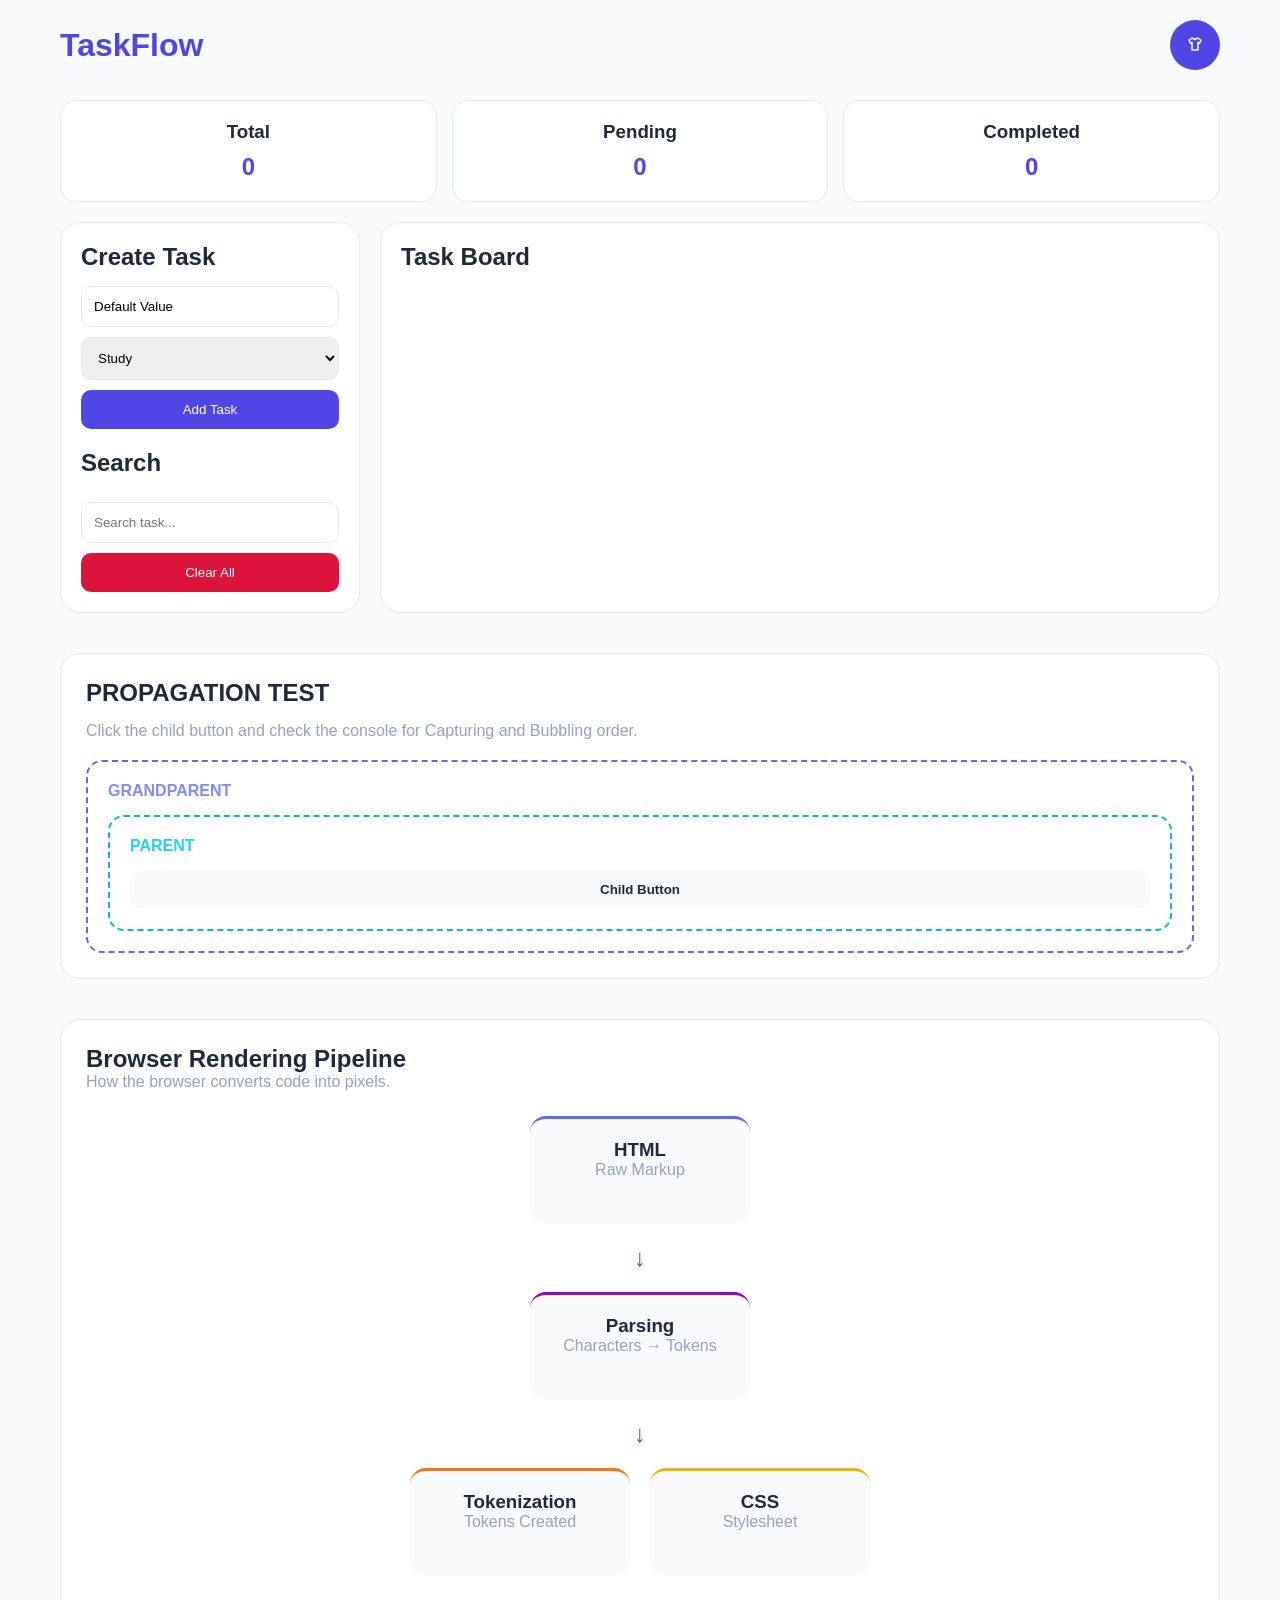
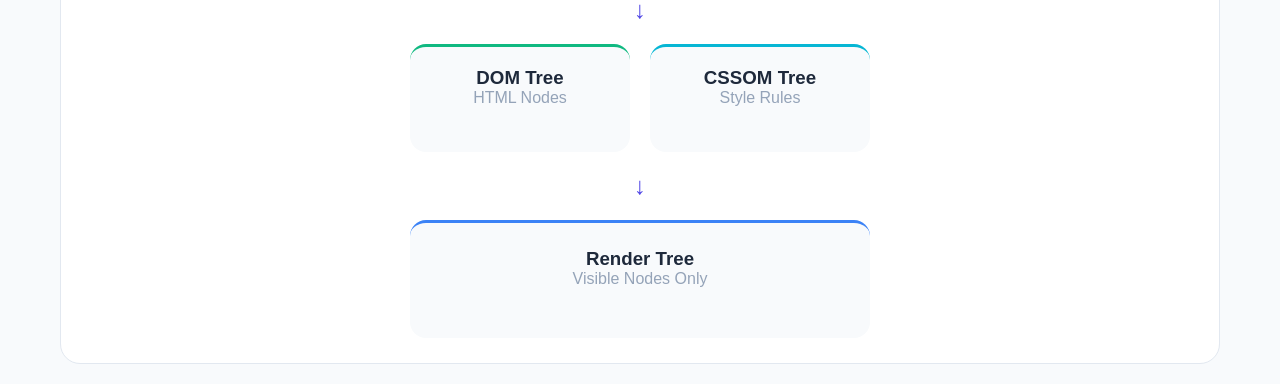
<file: DOM-task/index.html>
<!doctype html>
<html lang="en">

<head>
  <meta charset="UTF-8" />
  <meta name="viewport" content="width=device-width, initial-scale=1.0" />
  <title>Task Manager</title>

  <link rel="stylesheet" href="style.css" />
</head>

<body>
  <div class="container">
    <header>
      <div>
        <h1>TaskFlow</h1>
      </div>

      <button id="theme-btn">
        <svg xmlns="http://www.w3.org/2000/svg" width="18" height="18" fill="none" stroke="currentColor"
          stroke-width="2" stroke-linecap="round" stroke-linejoin="round" viewBox="0 0 24 24">
          <path d="M8 4l4 2 4-2 4 3-2 4-2-1v10H8V10l-2 1-2-4 4-3z" />
        </svg>
      </button>
    </header>

    <div class="stats">
      <div class="stat-card">
        <h3>Total</h3>
        <h2 id="total">0</h2>
      </div>

      <div class="stat-card">
        <h3>Pending</h3>
        <h2 id="pending">0</h2>
      </div>

      <div class="stat-card">
        <h3>Completed</h3>
        <h2 id="completed">0</h2>
      </div>
    </div>

    <div class="dashboard">
      <aside class="sidebar">
        <h2>Create Task</h2>

        <form id="task-form">
          <input type="text" id="task-input" value="Default Value" placeholder="Enter task..." required />

          <select id="category">
            <option>Study</option>
            <option>Work</option>
            <option>Personal</option>
          </select>

          <button class="add-btn">Add Task</button>
        </form>
        <h2 class="search-lbl">Search</h2>

        <input type="text" id="search" placeholder="Search task..." />

        <button id="clear-all">Clear All</button>
      </aside>

      <section class="board">
        <h2>Task Board</h2>

        <div id="task-container"></div>
      </section>
    </div>

    <section class="propagation-section">
      <h2>PROPAGATION TEST</h2>

      <p>
        Click the child button and check the console for Capturing and
        Bubbling order.
      </p>

      <div id="grandparent">
        <h4>GRANDPARENT</h4>

        <div id="parent">
          <h4>PARENT</h4>

          <button id="child">Child Button</button>
        </div>
      </div>
    </section>

    <section class="pipeline-section">
      <h2>Browser Rendering Pipeline</h2>

      <p>How the browser converts code into pixels.</p>

      <div class="pipeline">
        <div class="pipeline-card">
          <h3>HTML</h3>
          <p>Raw Markup</p>
        </div>

        <span>↓</span>

        <div class="pipeline-card aqua">
          <h3>Parsing</h3>
          <p>Characters → Tokens</p>
        </div>

        <span>↓</span>

        <div class="pipeline-row">
          <div class="pipeline-card orange">
            <h3>Tokenization</h3>
            <p>Tokens Created</p>
          </div>

          <div class="pipeline-card yellow">
            <h3>CSS</h3>
            <p>Stylesheet</p>
          </div>
        </div>

        <span>↓</span>

        <div class="pipeline-row">
          <div class="pipeline-card green">
            <h3>DOM Tree</h3>
            <p>HTML Nodes</p>
          </div>

          <div class="pipeline-card cyan">
            <h3>CSSOM Tree</h3>
            <p>Style Rules</p>
          </div>
        </div>

        <span>↓</span>

        <div class="render-tree">
          <h3>Render Tree</h3>
          <p>Visible Nodes Only</p>
        </div>
      </div>
    </section>
  </div>

  <script src="script.js"></script>
</body>

</html>
</file>
<file: DOM-task/style.css>
*{
    margin:0;
    padding:0;
    box-sizing:border-box;
}

:root{
    --bg:#f8fafc;
    --card:#ffffff;
    --text:#1e293b;
    --primary:#4f46e5;
    --border:#e2e8f0;
}

body.dark{
    --bg:#0f172a;
    --card:#1e293b;
    --text:#f8fafc;
    --primary:#818cf8;
    --border:#334155;
}

body{
    background-color:var(--bg);
    color:var(--text);
    font-family:Arial, sans-serif;
    transition:.3s;
}

.container{
    max-width:1200px;
    margin:auto;
    padding:20px;
}

header{
    display:flex;
    justify-content:space-between;
    align-items:center;
    margin-bottom:30px;
}

header h1{
    color:var(--primary);
}

#theme-btn{
    width:50px;
    height:50px;
    border:none;
    border-radius:50%;
    cursor:pointer;
    background-color:var(--primary);
    color:white;
}

.stats{
    display:grid;
    grid-template-columns:repeat(3,1fr);
    gap:15px;
    margin-bottom:20px;
}

.stat-card{
    background-color:var(--card);
    border:1px solid var(--border);
    border-radius:15px;
    padding:20px;
    text-align:center;
}

.stat-card h2{
    color:var(--primary);
    margin-top:10px;
}

.dashboard{
    display:grid;
    grid-template-columns:300px 1fr;
    gap:20px;
}

.sidebar,
.board{
    background-color:var(--card);
    border:1px solid var(--border);
    border-radius:20px;
    padding:20px;
}

.sidebar h2,
.board h2{
    margin-bottom:15px;
}

form{
    display:flex;
    flex-direction:column;
    gap:10px;
}

input,
select{
    padding:12px;
    border-radius:10px;
    border:1px solid var(--border);
}

button{
    cursor:pointer;
}

.add-btn{
    padding:12px;
    border:none;
    border-radius:10px;
    background-color:var(--primary);
    color:white;
}
.search-lbl{
    margin-top: 20px;
}
#search{
    width:100%;
    margin-top:10px;
}

#clear-all{
    width:100%;
    margin-top:10px;
    padding:12px;
    border:none;
    border-radius:10px;
    background-color:crimson;
    color:white;
}

#task-container{
    margin-top:20px;
    display:grid;
    grid-template-columns:
    repeat(auto-fill,minmax(250px,1fr));
    gap:15px;
}

.task-card{
    background:var(--bg);
    border:1px solid var(--border);
    border-radius:15px;
    padding:15px;
}

.task-card h3{
    margin-bottom:10px;
}

.task-card p{
    margin-bottom:10px;
}

.actions{
    display:flex;
    gap:8px;
}

.edit-btn{
    background-color:orange;
}

.complete-btn{
    background-color:green;
}

.delete-btn{
    background-color:red;
}

.actions button{
    color:white;
    border:none;
    padding:8px 12px;
    border-radius:8px;
}

.completed{
    border-left:6px solid green;
}

.propagation-section{
    background-color: var(--card);
    border: 1px solid var(--border);
    border-radius: 20px;
    padding: 25px;
    margin-top: 40px;
}

.propagation-section h2{
    margin-bottom: 15px;
}

.propagation-section p{
    color: #94a3b8;
    margin-bottom: 20px;
}

#grandparent{
    border: 2px dashed #6366f1;
    border-radius: 16px;
    padding: 20px;
    color: #818cf8;
    font-weight: bold;
}

#parent{
    border: 2px dashed #06b6d4;
    border-radius: 16px;
    padding: 20px;
    margin-top: 15px;
    color: #22d3ee;
}

#child{
    display: block;
    width: 100%;
    margin-top: 15px;
    padding: 12px;
    border: none;
    border-radius: 10px;
    background-color: var(--bg);
    color: var(--text);
    font-weight: bold;
}

.pipeline-section{
    margin-top: 40px;
    background-color: var(--card);
    border: 1px solid var(--border);
    border-radius: 20px;
    padding: 25px;
}

.pipeline-section p{
    color: #94a3b8;
    margin-bottom: 25px;
}

.pipeline{
    display: flex;
    flex-direction: column;
    align-items: center;
    gap: 20px;
}

.pipeline-card{
    width: 220px;
    background-color: var(--bg);
    border-radius: 16px;
    padding: 20px;
    text-align: center;
    border-top: 3px solid #6366f1;
}

.aqua{
    border-top: 3px solid #9501da;
}
.orange{
    border-top: 3px solid #f97316;
}

.yellow{
    border-top: 3px solid #eab308;
}

.green{
    border-top: 3px solid #10b981;
}

.cyan{
    border-top: 3px solid #06b6d4;
}

.pipeline-row{
    display: flex;
    gap: 20px;
    flex-wrap: wrap;
    justify-content: center;
}

.render-tree{
    width: 460px;
    max-width: 100%;
    background-color: var(--bg);
    border-top: 3px solid #3b82f6;
    border-radius: 16px;
    padding: 25px;
    text-align: center;
}

.pipeline span{
    font-size: 1.5rem;
    color: var(--primary);
}
.actions button{
    width:40px;
    height:40px;
    display:flex;
    justify-content:center;
    align-items:center;
    border:none;
    border-radius:10px;
    cursor:pointer;
}

.actions button svg{
    width:18px;
    height:18px;
}

.complete-btn{
    background-color:#22c55e;
    color:white;
}

.edit-btn{
    background-color:#334155;
    color:white;
}

.delete-btn{
    background-color:#ef4444;
    color:white;
}
@media(max-width:900px){

    .dashboard{
        grid-template-columns:1fr;
    }

    .stats{
        grid-template-columns:1fr;
    }
}
</file>
